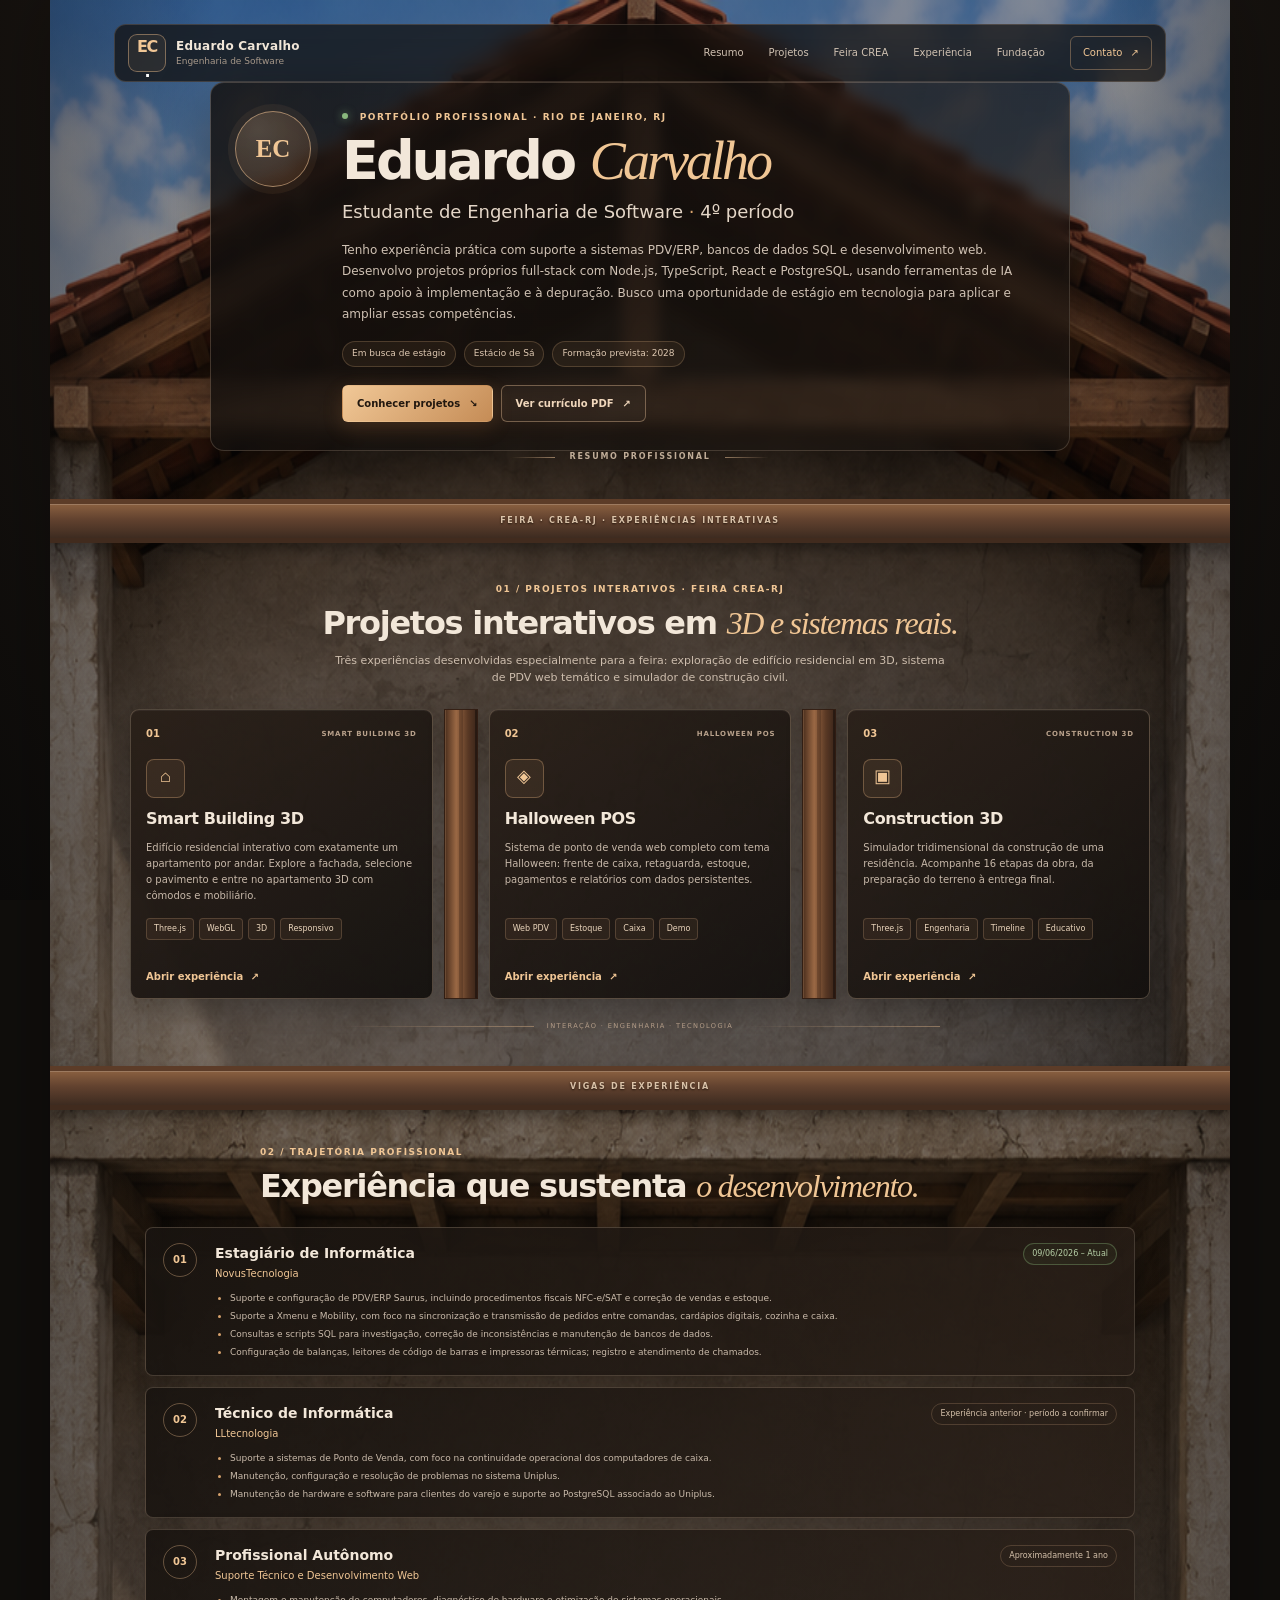
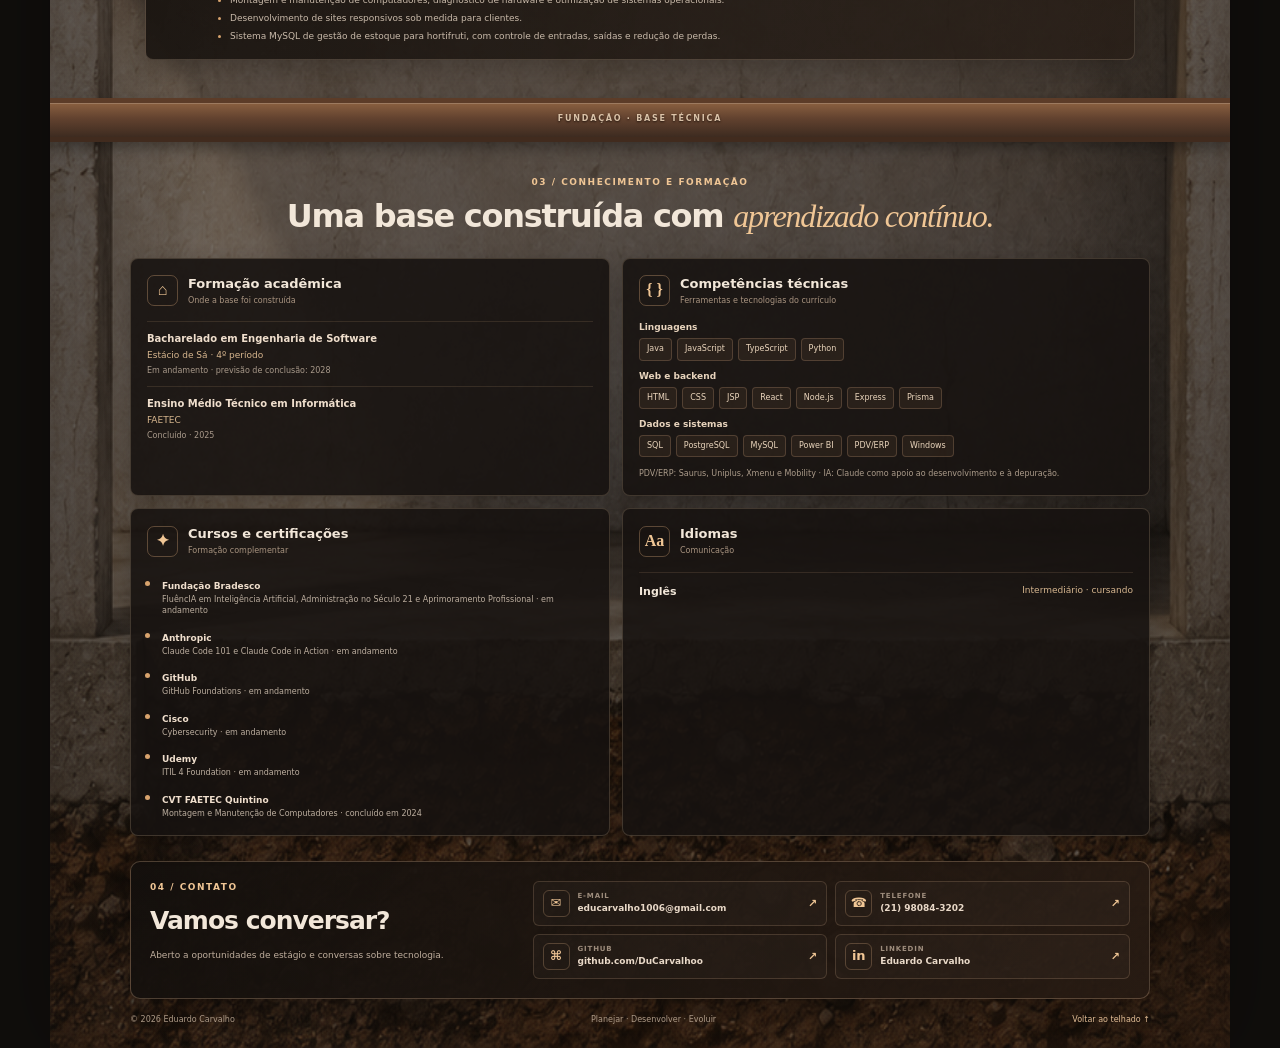
<file: index.html>
<!doctype html>
<html lang="pt-BR">
<head>
  <meta charset="utf-8">
  <meta name="viewport" content="width=device-width, initial-scale=1">
  <meta name="theme-color" content="#17120f">
  <meta name="description" content="Portfólio de Eduardo Carvalho, estudante de Engenharia de Software com experiência em suporte a sistemas PDV/ERP, bancos de dados e desenvolvimento web.">
  <title>Eduardo Carvalho | Engenharia de Software</title>
  <link rel="preload" as="image" href="assets/estrutura-casa.png">
  <link rel="stylesheet" href="styles.css">
  <script src="script.js" defer></script>
</head>
<body>
  <main class="house-site">
    <div class="scene-shade" aria-hidden="true"></div>

    <section class="roof-room" id="resumo" aria-labelledby="hero-title">
      <header class="site-header">
        <a class="brand" href="#resumo" aria-label="Eduardo Carvalho, início">
          <span class="brand-mark">EC<span>.</span></span>
          <span class="brand-name"><strong>Eduardo Carvalho</strong><small>Engenharia de Software</small></span>
        </a>
        <button class="menu-toggle" type="button" aria-label="Abrir menu" aria-expanded="false" aria-controls="site-nav">
          <span></span><span></span><span></span>
        </button>
        <nav class="site-nav" id="site-nav" aria-label="Navegação principal">
          <a href="#resumo">Resumo</a>
          <a href="#feira">Projetos</a>
          <a href="#feira">Feira CREA</a>
          <a href="#experiencia">Experiência</a>
          <a href="#fundacao">Fundação</a>
          <a class="nav-contact" href="#contato">Contato <span aria-hidden="true">↗</span></a>
        </nav>
      </header>

      <div class="hero-content reveal">
        <div class="hero-avatar" aria-hidden="true">EC</div>
        <div class="hero-text">
          <p class="eyebrow"><span class="status-dot"></span> PORTFÓLIO PROFISSIONAL · RIO DE JANEIRO, RJ</p>
          <h1 id="hero-title">Eduardo <em>Carvalho</em></h1>
          <h2>Estudante de Engenharia de Software <span>·</span> 4º período</h2>
          <p class="professional-summary">Tenho experiência prática com suporte a sistemas PDV/ERP, bancos de dados SQL e desenvolvimento web. Desenvolvo projetos próprios full-stack com Node.js, TypeScript, React e PostgreSQL, usando ferramentas de IA como apoio à implementação e à depuração. Busco uma oportunidade de estágio em tecnologia para aplicar e ampliar essas competências.</p>
          <div class="hero-tags">
            <span>Em busca de estágio</span>
            <span>Estácio de Sá</span>
            <span>Formação prevista: 2028</span>
          </div>
          <div class="hero-actions">
            <a class="button button-primary" href="#feira">Conhecer projetos <span aria-hidden="true">↘</span></a>
            <a class="button button-outline" href="assets/curriculo-eduardo.pdf" target="_blank" rel="noopener">Ver currículo PDF <span aria-hidden="true">↗</span></a>
          </div>
        </div>
      </div>
      <div class="roof-caption"><span class="caption-rule"></span> RESUMO PROFISSIONAL <span class="caption-rule"></span></div>
    </section>

    <div class="floor-beam" aria-hidden="true"><span>FEIRA · CREA-RJ · EXPERIÊNCIAS INTERATIVAS</span></div>

    <section class="projects-room feira-room" id="feira" aria-labelledby="feira-title">
      <div class="section-heading reveal">
        <p class="eyebrow">01 / PROJETOS INTERATIVOS · FEIRA CREA-RJ</p>
        <h2 id="feira-title">Projetos interativos em <em>3D e sistemas reais.</em></h2>
        <p class="section-intro">Três experiências desenvolvidas especialmente para a feira: exploração de edifício residencial em 3D, sistema de PDV web temático e simulador de construção civil.</p>
      </div>

      <div class="project-structure feira-structure">
        <a class="project-card reveal feira-card card-link" href="projetos/smart-building-3d/" aria-label="Abrir Smart Building 3D">
          <div class="project-meta"><span class="project-number">01</span><span class="project-kind">SMART BUILDING 3D</span></div>
          <div class="project-icon" aria-hidden="true">⌂</div>
          <h3>Smart Building 3D</h3>
          <p>Edifício residencial interativo com exatamente um apartamento por andar. Explore a fachada, selecione o pavimento e entre no apartamento 3D com cômodos e mobiliário.</p>
          <div class="tag-row"><span>Three.js</span><span>WebGL</span><span>3D</span><span>Responsivo</span></div>
          <span class="details-link">Abrir experiência <span aria-hidden="true">↗</span></span>
        </a>

        <div class="structural-pillar" aria-hidden="true"><i></i></div>

        <a class="project-card reveal feira-card card-link" href="projetos/halloween-pos/" aria-label="Abrir Halloween POS">
          <div class="project-meta"><span class="project-number">02</span><span class="project-kind">HALLOWEEN POS</span></div>
          <div class="project-icon" aria-hidden="true">◈</div>
          <h3>Halloween POS</h3>
          <p>Sistema de ponto de venda web completo com tema Halloween: frente de caixa, retaguarda, estoque, pagamentos e relatórios com dados persistentes.</p>
          <div class="tag-row"><span>Web PDV</span><span>Estoque</span><span>Caixa</span><span>Demo</span></div>
          <span class="details-link">Abrir experiência <span aria-hidden="true">↗</span></span>
        </a>

        <div class="structural-pillar" aria-hidden="true"><i></i></div>

        <a class="project-card reveal feira-card card-link" href="projetos/construction-3d/" aria-label="Abrir Construction 3D">
          <div class="project-meta"><span class="project-number">03</span><span class="project-kind">CONSTRUCTION 3D</span></div>
          <div class="project-icon" aria-hidden="true">▣</div>
          <h3>Construction 3D</h3>
          <p>Simulador tridimensional da construção de uma residência. Acompanhe 16 etapas da obra, da preparação do terreno à entrega final.</p>
          <div class="tag-row"><span>Three.js</span><span>Engenharia</span><span>Timeline</span><span>Educativo</span></div>
          <span class="details-link">Abrir experiência <span aria-hidden="true">↗</span></span>
        </a>
      </div>
      <div class="project-foundation-line"><span></span><small>INTERAÇÃO · ENGENHARIA · TECNOLOGIA</small><span></span></div>
    </section>

    <div class="floor-beam experience-beam" aria-hidden="true"><span>VIGAS DE EXPERIÊNCIA</span></div>

    <section class="experience-room" id="experiencia" aria-labelledby="experience-title">
      <div class="section-heading section-heading-left reveal">
        <p class="eyebrow">02 / TRAJETÓRIA PROFISSIONAL</p>
        <h2 id="experience-title">Experiência que sustenta <em>o desenvolvimento.</em></h2>
      </div>

      <div class="experience-list">
        <article class="experience-card reveal">
          <div class="experience-marker">01</div>
          <div class="experience-main">
            <div class="experience-title-row"><div><h3>Estagiário de Informática</h3><p class="company">NovusTecnologia</p></div><span class="period current">09/06/2026 – Atual</span></div>
            <ul>
              <li>Suporte e configuração de PDV/ERP Saurus, incluindo procedimentos fiscais NFC-e/SAT e correção de vendas e estoque.</li>
              <li>Suporte a Xmenu e Mobility, com foco na sincronização e transmissão de pedidos entre comandas, cardápios digitais, cozinha e caixa.</li>
              <li>Consultas e scripts SQL para investigação, correção de inconsistências e manutenção de bancos de dados.</li>
              <li>Configuração de balanças, leitores de código de barras e impressoras térmicas; registro e atendimento de chamados.</li>
            </ul>
          </div>
        </article>

        <article class="experience-card reveal">
          <div class="experience-marker">02</div>
          <div class="experience-main">
            <div class="experience-title-row"><div><h3>Técnico de Informática</h3><p class="company">LLtecnologia</p></div><span class="period">Experiência anterior · período a confirmar</span></div>
            <ul>
              <li>Suporte a sistemas de Ponto de Venda, com foco na continuidade operacional dos computadores de caixa.</li>
              <li>Manutenção, configuração e resolução de problemas no sistema Uniplus.</li>
              <li>Manutenção de hardware e software para clientes do varejo e suporte ao PostgreSQL associado ao Uniplus.</li>
            </ul>
          </div>
        </article>

        <article class="experience-card reveal">
          <div class="experience-marker">03</div>
          <div class="experience-main">
            <div class="experience-title-row"><div><h3>Profissional Autônomo</h3><p class="company">Suporte Técnico e Desenvolvimento Web</p></div><span class="period">Aproximadamente 1 ano</span></div>
            <ul>
              <li>Montagem e manutenção de computadores, diagnóstico de hardware e otimização de sistemas operacionais.</li>
              <li>Desenvolvimento de sites responsivos sob medida para clientes.</li>
              <li>Sistema MySQL de gestão de estoque para hortifruti, com controle de entradas, saídas e redução de perdas.</li>
            </ul>
          </div>
        </article>
      </div>
    </section>

    <div class="floor-beam foundation-beam" aria-hidden="true"><span>FUNDAÇÃO · BASE TÉCNICA</span></div>

    <section class="foundation-room" id="fundacao" aria-labelledby="foundation-title">
      <div class="section-heading reveal">
        <p class="eyebrow">03 / CONHECIMENTO E FORMAÇÃO</p>
        <h2 id="foundation-title">Uma base construída com <em>aprendizado contínuo.</em></h2>
      </div>

      <div class="foundation-grid">
        <article class="foundation-card reveal">
          <div class="foundation-card-heading"><span class="foundation-symbol">⌂</span><div><h3>Formação acadêmica</h3><p>Onde a base foi construída</p></div></div>
          <div class="education-item"><strong>Bacharelado em Engenharia de Software</strong><span>Estácio de Sá · 4º período</span><small>Em andamento · previsão de conclusão: 2028</small></div>
          <div class="education-item"><strong>Ensino Médio Técnico em Informática</strong><span>FAETEC</span><small>Concluído · 2025</small></div>
        </article>

        <article class="foundation-card reveal">
          <div class="foundation-card-heading"><span class="foundation-symbol">{ }</span><div><h3>Competências técnicas</h3><p>Ferramentas e tecnologias do currículo</p></div></div>
          <div class="skill-group"><strong>Linguagens</strong><div class="tag-row"><span>Java</span><span>JavaScript</span><span>TypeScript</span><span>Python</span></div></div>
          <div class="skill-group"><strong>Web e backend</strong><div class="tag-row"><span>HTML</span><span>CSS</span><span>JSP</span><span>React</span><span>Node.js</span><span>Express</span><span>Prisma</span></div></div>
          <div class="skill-group"><strong>Dados e sistemas</strong><div class="tag-row"><span>SQL</span><span>PostgreSQL</span><span>MySQL</span><span>Power BI</span><span>PDV/ERP</span><span>Windows</span></div></div>
          <p class="systems-note">PDV/ERP: Saurus, Uniplus, Xmenu e Mobility · IA: Claude como apoio ao desenvolvimento e à depuração.</p>
        </article>

        <article class="foundation-card courses-card reveal">
          <div class="foundation-card-heading"><span class="foundation-symbol">✦</span><div><h3>Cursos e certificações</h3><p>Formação complementar</p></div></div>
          <ul class="course-list">
            <li><strong>Fundação Bradesco</strong><span>FluêncIA em Inteligência Artificial, Administração no Século 21 e Aprimoramento Profissional · em andamento</span></li>
            <li><strong>Anthropic</strong><span>Claude Code 101 e Claude Code in Action · em andamento</span></li>
            <li><strong>GitHub</strong><span>GitHub Foundations · em andamento</span></li>
            <li><strong>Cisco</strong><span>Cybersecurity · em andamento</span></li>
            <li><strong>Udemy</strong><span>ITIL 4 Foundation · em andamento</span></li>
            <li><strong>CVT FAETEC Quintino</strong><span>Montagem e Manutenção de Computadores · concluído em 2024</span></li>
          </ul>
        </article>

        <article class="foundation-card language-card reveal">
          <div class="foundation-card-heading"><span class="foundation-symbol">Aa</span><div><h3>Idiomas</h3><p>Comunicação</p></div></div>
          <div class="language-level"><strong>Inglês</strong><span>Intermediário · cursando</span></div>
        </article>
      </div>

      <div class="contact-foundation" id="contato">
        <div class="contact-heading"><p class="eyebrow">04 / CONTATO</p><h2>Vamos conversar?</h2><p>Aberto a oportunidades de estágio e conversas sobre tecnologia.</p></div>
        <div class="contact-links">
          <a href="mailto:educarvalho1006@gmail.com"><span class="contact-icon">✉</span><span><small>E-MAIL</small><strong>educarvalho1006@gmail.com</strong></span><b>↗</b></a>
          <a href="tel:+5521980843202"><span class="contact-icon">☎</span><span><small>TELEFONE</small><strong>(21) 98084-3202</strong></span><b>↗</b></a>
          <a href="https://github.com/DuCarvalhoo" target="_blank" rel="noopener"><span class="contact-icon">⌘</span><span><small>GITHUB</small><strong>github.com/DuCarvalhoo</strong></span><b>↗</b></a>
          <a href="https://www.linkedin.com/in/eduardo-carvalho-6b63ab324/" target="_blank" rel="noopener"><span class="contact-icon">in</span><span><small>LINKEDIN</small><strong>Eduardo Carvalho</strong></span><b>↗</b></a>
        </div>
      </div>

      <footer class="site-footer"><span>© <span id="current-year"></span> Eduardo Carvalho</span><span>Planejar · Desenvolver · Evoluir</span><a href="#resumo">Voltar ao telhado ↑</a></footer>
    </section>
  </main>

  <dialog class="project-dialog" id="project-dialog" aria-labelledby="dialog-title">
    <button class="dialog-close" type="button" aria-label="Fechar detalhes">×</button>
    <p class="eyebrow" id="dialog-origin">DETALHES DO PROJETO</p>
    <h2 id="dialog-title"></h2>
    <p id="dialog-description"></p>
    <div class="dialog-stack" id="dialog-stack"></div>
  </dialog>
</body>
</html>
</file>
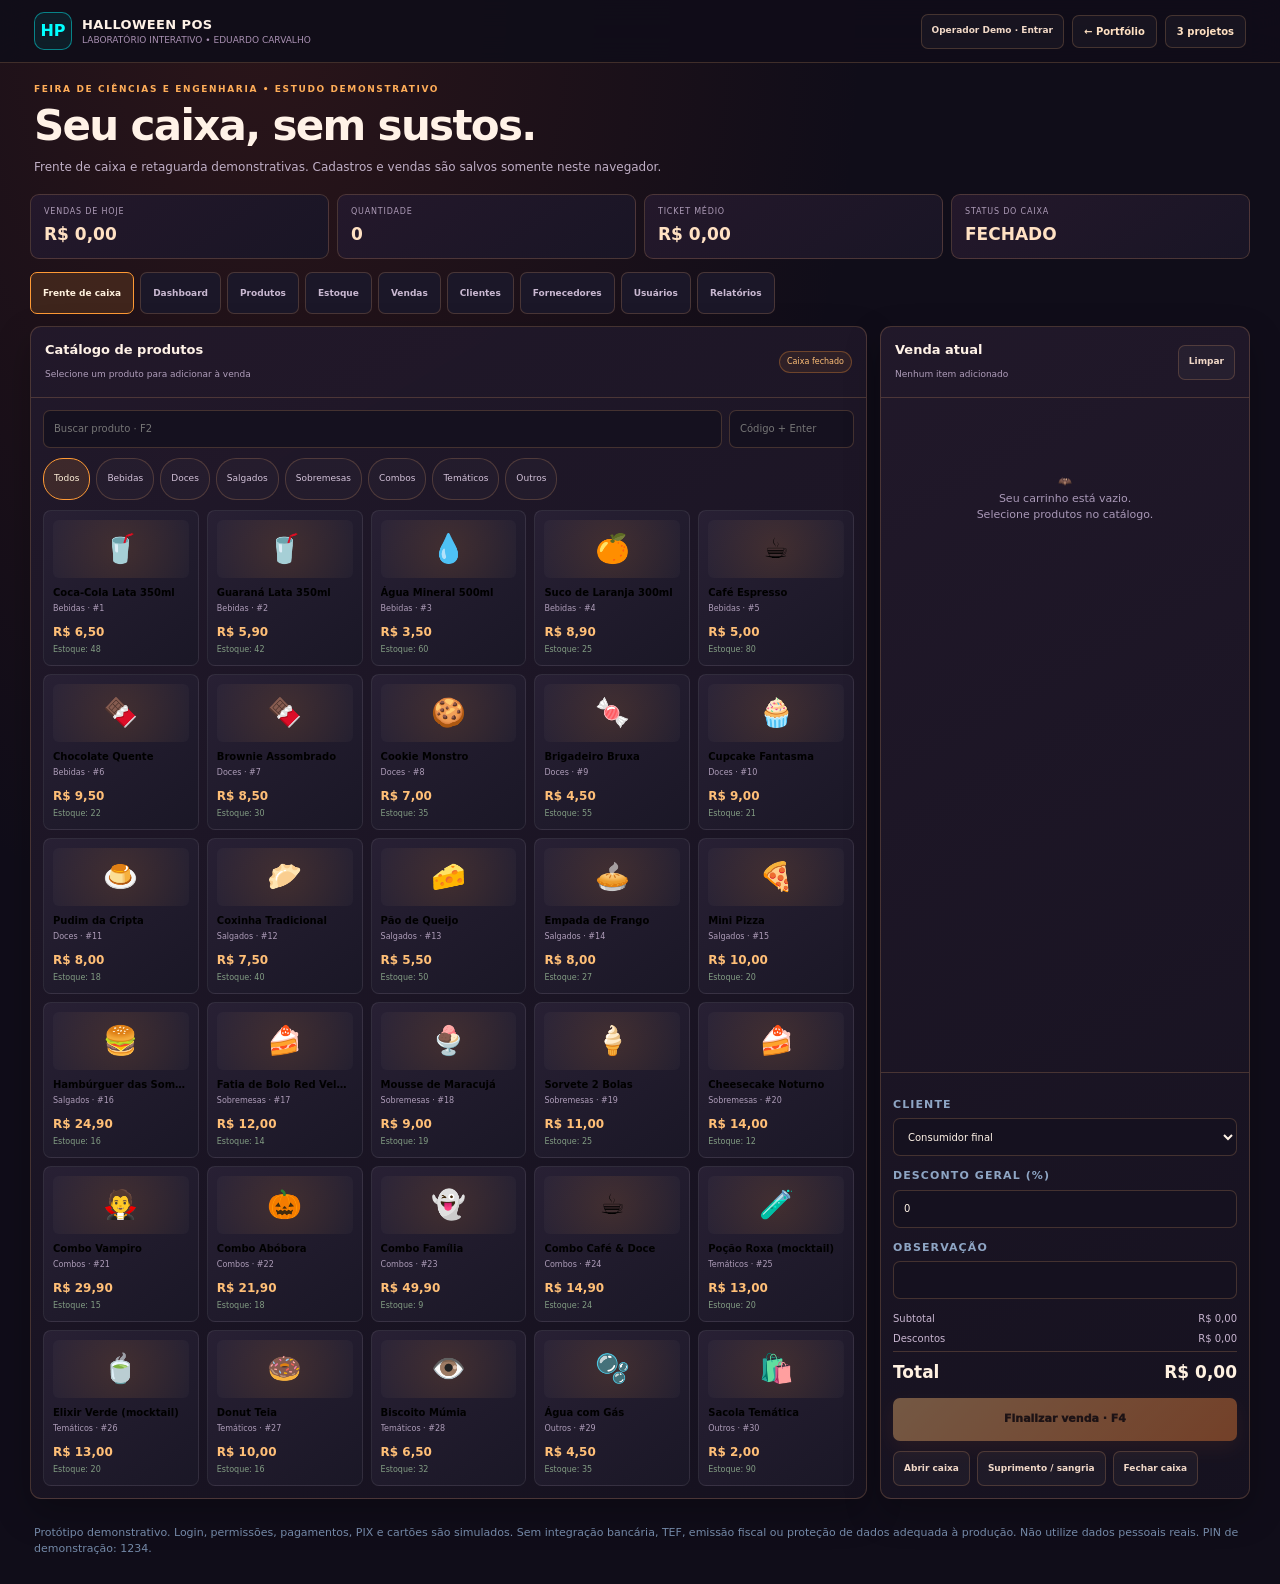
<file: projetos/halloween-pos/index.html>
<!doctype html><html lang="pt-BR"><head><meta charset="utf-8"><meta name="viewport" content="width=device-width,initial-scale=1"><title>HALLOWEEN POS — Eduardo Carvalho</title><link rel="stylesheet" href="../_shared/projects.css"><link rel="stylesheet" href="../_shared/integration.css"></head><body class="pos-app"><header class="app-header"><div class="app-brand"><span class="brand-symbol">HP</span><div class="brand-title"><strong>HALLOWEEN POS</strong><small>LABORATÓRIO INTERATIVO • EDUARDO CARVALHO</small></div></div><div class="header-actions"><button id="login-button" class="pos-secondary" >Operador Demo · Entrar</button><a class="back-link" href="../../#feira">← Portfólio</a><a class="back-link" href="../../laboratorio.html">3 projetos</a></div></header><section class="page-intro"><p class="eyebrow">FEIRA DE CIÊNCIAS E ENGENHARIA • ESTUDO DEMONSTRATIVO</p><h1>Seu caixa, sem sustos.</h1><p>Frente de caixa e retaguarda demonstrativas. Cadastros e vendas são salvos somente neste navegador.</p></section><section class="pos-top-stats"><div class="pos-stat"><small>Vendas de hoje</small><strong id="stat-sales">R$ 0,00</strong></div><div class="pos-stat"><small>Quantidade</small><strong id="stat-count">0</strong></div><div class="pos-stat"><small>Ticket médio</small><strong id="stat-ticket">R$ 0,00</strong></div><div class="pos-stat"><small>Status do caixa</small><strong id="stat-cash">FECHADO</strong></div></section><nav class="pos-nav" aria-label="Módulos"><button data-view="pdv" class="active">Frente de caixa</button><button data-view="dashboard" class="">Dashboard</button><button data-view="products" class="">Produtos</button><button data-view="stock" class="">Estoque</button><button data-view="sales" class="">Vendas</button><button data-view="customers" class="">Clientes</button><button data-view="suppliers" class="">Fornecedores</button><button data-view="users" class="">Usuários</button><button data-view="reports" class="">Relatórios</button></nav><main><section id="view-pdv" class="pos-shell"><section class="pos-panel"><div class="pos-panel-head"><div><h2>Catálogo de produtos</h2><small>Selecione um produto para adicionar à venda</small></div><span id="cash-status-pill" class="status-pill warn">Caixa fechado</span></div><div class="pos-catalog"><div class="pos-search-row"><input id="product-search" class="pos-input" placeholder="Buscar produto · F2" aria-label="Buscar produto"><input id="barcode-input" class="pos-input" placeholder="Código + Enter" aria-label="Código de barras"></div><div id="pos-categories" class="pos-categories"></div><div id="product-grid" class="product-grid"></div></div></section><aside class="pos-panel pos-cart"><div class="pos-panel-head"><div><h2>Venda atual</h2><small id="cart-count">Nenhum item adicionado</small></div><button id="clear-cart" class="pos-secondary" >Limpar</button></div><div id="cart-lines" class="cart-lines"></div><div class="cart-bottom"><label class="field-label" for="sale-customer">Cliente</label><select id="sale-customer" class="pos-select"></select><label class="field-label" for="sale-discount">Desconto geral (%)</label><input id="sale-discount" class="pos-input" type="number" min="0" max="100" value="0"><label class="field-label" for="sale-note">Observação</label><input id="sale-note" class="pos-input"><div class="cart-totals"><div class="total-line "><span>Subtotal</span><span id="cart-subtotal">R$ 0,00</span></div><div class="total-line "><span>Descontos</span><span id="cart-discount">R$ 0,00</span></div><div class="total-line grand"><span>Total</span><span id="cart-total">R$ 0,00</span></div></div><button id="pay-button" class="pos-primary" >Finalizar venda · F4</button><div class="sim-controls"><button id="cash-open" class="pos-secondary" >Abrir caixa</button><button id="cash-actions" class="pos-secondary" >Suprimento / sangria</button><button id="cash-close" class="pos-secondary" >Fechar caixa</button></div></div></aside></section><section id="view-admin" class="admin-wrap hidden"><div class="pos-panel"><div class="pos-panel-head"><div><h2 id="admin-title">Visão geral</h2><small id="admin-subtitle">Retaguarda administrativa</small></div><div class="admin-actions"><button id="admin-new" class="pos-secondary" >Novo cadastro</button><button id="export-csv" class="pos-secondary" >Exportar CSV</button></div></div><div id="admin-content" style="padding:14px"></div></div></section></main><div id="modal" class="modal-backdrop"><section class="modal-box" role="dialog" aria-modal="true" aria-labelledby="modal-title"><div class="modal-head"><h2 id="modal-title"></h2><button id="modal-close" class="modal-close" aria-label="Fechar">×</button></div><div id="modal-content"></div></section></div><footer class="app-footer">Protótipo demonstrativo. Login, permissões, pagamentos, PIX e cartões são simulados. Sem integração bancária, TEF, emissão fiscal ou proteção de dados adequada à produção. Não utilize dados pessoais reais. PIN de demonstração: 1234.</footer><script type="module" src="./halloween-pos.js"></script></body></html>
</file>
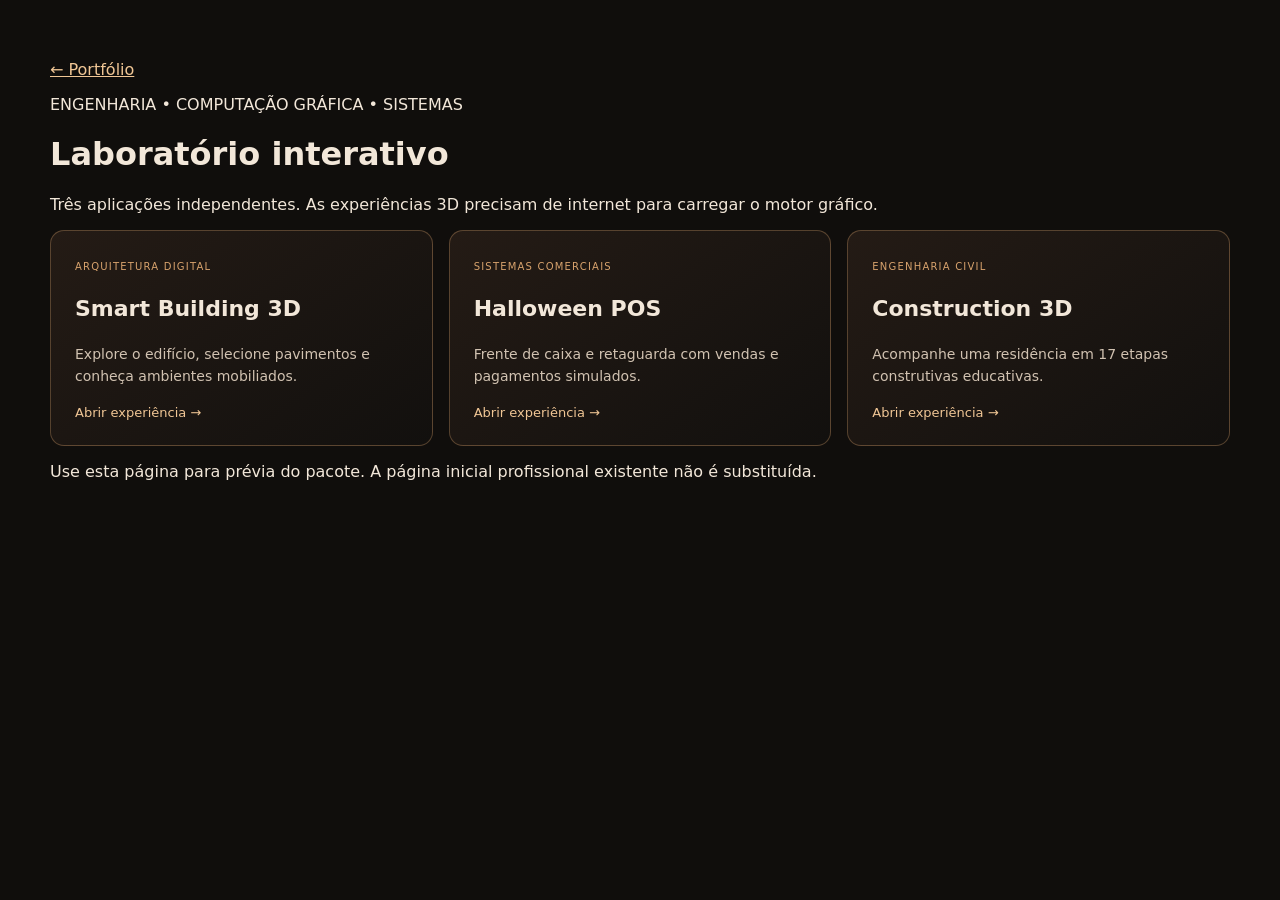
<file: laboratorio.html>
<!doctype html><html lang="pt-BR"><head><meta charset="utf-8"><meta name="viewport" content="width=device-width,initial-scale=1"><title>Laboratório — três projetos</title><link rel="stylesheet" href="./projetos/_shared/cards.css"><style>body{margin:0;background:#100e0c}a{color:#f0c695}</style></head><body><main class="lab-integration"><a href="./">← Portfólio</a><p>ENGENHARIA • COMPUTAÇÃO GRÁFICA • SISTEMAS</p><h1>Laboratório interativo</h1><p>Três aplicações independentes. As experiências 3D precisam de internet para carregar o motor gráfico.</p><div class="lab-grid"><a class="lab-card" href="./projetos/smart-building-3d/"><small>Arquitetura digital</small><h3>Smart Building 3D</h3><p>Explore o edifício, selecione pavimentos e conheça ambientes mobiliados.</p><span>Abrir experiência →</span></a><a class="lab-card" href="./projetos/halloween-pos/"><small>Sistemas comerciais</small><h3>Halloween POS</h3><p>Frente de caixa e retaguarda com vendas e pagamentos simulados.</p><span>Abrir experiência →</span></a><a class="lab-card" href="./projetos/construction-3d/"><small>Engenharia civil</small><h3>Construction 3D</h3><p>Acompanhe uma residência em 17 etapas construtivas educativas.</p><span>Abrir experiência →</span></a></div><p>Use esta página para prévia do pacote. A página inicial profissional existente não é substituída.</p></main></body></html>
</file>
<file: styles.css>
:root {
  color-scheme: dark;
  --paper: #f2e7d9;
  --muted: #d1c2b1;
  --muted-2: #aa9b8c;
  --gold: #d8a36d;
  --gold-light: #f0c695;
  --wood: #70452b;
  --ink: #1a1511;
  --panel: rgba(22, 18, 15, .84);
  --panel-soft: rgba(32, 25, 20, .78);
  --line: rgba(223, 180, 137, .26);
  --shadow: 0 18px 55px rgba(0, 0, 0, .38);
}
* { box-sizing: border-box; }
html { scroll-behavior: smooth; scroll-padding-top: 20px; }
body { margin: 0; min-width: 320px; background: #100e0c; color: var(--paper); font-family: Inter, ui-sans-serif, system-ui, -apple-system, BlinkMacSystemFont, "Segoe UI", sans-serif; line-height: 1.55; }
body::before { content: ""; position: fixed; inset: 0; z-index: -2; background: radial-gradient(ellipse at 50% 0, #493321 0, #191410 55%, #0c0b0a 100%); }
a { color: inherit; text-decoration: none; }
button { font: inherit; }
.house-site { position: relative; isolation: isolate; width: min(100%, 1180px); margin: 0 auto; overflow: hidden; background-image: linear-gradient(180deg, rgba(12, 10, 9, .42), rgba(13, 11, 9, .58)), url("assets/estrutura-casa.png"); background-size: 100% 100%; background-repeat: no-repeat; box-shadow: 0 0 80px rgba(0,0,0,.3); }
.scene-shade { position: absolute; inset: 0; z-index: -1; pointer-events: none; background: linear-gradient(90deg, rgba(10,8,7,.25), transparent 14%, transparent 86%, rgba(10,8,7,.25)); }
.roof-room { min-height: 490px; padding: 24px clamp(22px, 5vw, 64px) 36px; position: relative; display: flex; flex-direction: column; }
.site-header { width: 100%; display: flex; justify-content: space-between; align-items: center; gap: 20px; padding: 9px 13px; border: 1px solid rgba(235, 204, 172, .18); border-radius: 12px; background: rgba(17, 14, 12, .72); backdrop-filter: blur(12px); }
.brand { display: flex; gap: 10px; align-items: center; min-width: max-content; }
.brand-mark { display: grid; place-items: center; width: 38px; height: 38px; border: 1px solid rgba(233, 187, 139, .45); border-radius: 9px; color: var(--gold-light); font-weight: 800; letter-spacing: -.08em; background: rgba(210, 153, 98, .09); }
.brand-mark span { color: #fff; }
.brand-name strong, .brand-name small { display: block; }
.brand-name strong { font-size: 12px; letter-spacing: .02em; }
.brand-name small { color: var(--muted-2); font-size: 9px; }
.site-nav { display: flex; align-items: center; gap: clamp(10px, 2vw, 25px); }
.site-nav a { color: #d3c4b4; font-size: 10px; transition: color .2s ease; }
.site-nav a:hover, .site-nav a.active { color: var(--gold-light); }
.site-nav .nav-contact { padding: 8px 12px; border: 1px solid rgba(222, 174, 126, .38); border-radius: 6px; color: var(--gold-light); }
.nav-contact span { margin-left: 5px; }
.menu-toggle { display: none; }
.hero-content { display: grid; grid-template-columns: 84px minmax(0, 720px); align-items: start; gap: 23px; width: min(100%, 860px); margin: auto; padding: 28px 24px; border: 1px solid rgba(232, 205, 176, .2); border-radius: 14px; background: linear-gradient(105deg, rgba(18, 15, 13, .84), rgba(25, 20, 16, .66)); box-shadow: var(--shadow); backdrop-filter: blur(7px); }
.hero-avatar { display: grid; place-items: center; width: 76px; height: 76px; border: 1px solid rgba(232, 188, 144, .6); border-radius: 50%; color: var(--gold-light); background: radial-gradient(circle at 30% 25%, rgba(237, 195, 149, .24), rgba(93, 59, 37, .42)); font-family: Georgia, serif; font-size: 25px; font-weight: 700; box-shadow: 0 0 0 7px rgba(216, 163, 109, .07); }
.eyebrow { margin: 0 0 8px; color: var(--gold-light); font-size: 9px; font-weight: 800; letter-spacing: .17em; }
.status-dot { display: inline-block; width: 6px; height: 6px; margin: 0 7px 1px 0; border-radius: 50%; background: #89b77d; box-shadow: 0 0 9px rgba(137,183,125,.65); }
.hero-text h1 { margin: 0; font-size: clamp(35px, 5vw, 54px); letter-spacing: -.055em; line-height: 1.05; }
h1 em, h2 em { color: var(--gold-light); font-family: Georgia, "Times New Roman", serif; font-weight: 500; }
.hero-text h2 { margin: 8px 0 14px; color: #e4d6c7; font-size: clamp(14px, 1.7vw, 18px); font-weight: 500; }
.hero-text h2 span { color: var(--gold); }
.professional-summary { max-width: 750px; margin: 0; color: #d0c2b4; font-size: 12px; line-height: 1.8; }
.hero-tags, .hero-actions { display: flex; flex-wrap: wrap; gap: 8px; }
.hero-tags { margin-top: 15px; }
.hero-tags span { padding: 5px 9px; border: 1px solid rgba(226, 180, 135, .22); border-radius: 30px; color: #dfc9b2; background: rgba(216, 163, 109, .08); font-size: 9px; }
.hero-actions { margin-top: 18px; }
.button { display: inline-flex; align-items: center; justify-content: center; gap: 9px; min-height: 37px; padding: 0 14px; border: 1px solid transparent; border-radius: 6px; font-size: 10px; font-weight: 800; transition: transform .2s, background .2s, border-color .2s; }
.button:hover { transform: translateY(-2px); }
.button-primary { color: #21170f; background: linear-gradient(135deg, #f1c897, #c58c56); box-shadow: 0 7px 20px rgba(181, 118, 65, .19); }
.button-outline { border-color: rgba(230, 190, 150, .4); color: #f0d7bc; background: rgba(255,255,255,.025); }
.roof-caption { display: flex; align-items: center; justify-content: center; gap: 14px; color: #e3cdb5; font-size: 8px; font-weight: 800; letter-spacing: .22em; opacity: .82; }
.caption-rule { width: 44px; height: 1px; background: linear-gradient(90deg, transparent, rgba(230,190,150,.7)); }
.caption-rule:last-child { transform: rotate(180deg); }
.floor-beam { position: relative; z-index: 1; display: flex; align-items: center; justify-content: center; min-height: 44px; border-top: 5px solid rgba(95, 62, 42, .92); border-bottom: 5px solid rgba(62, 41, 29, .95); background: linear-gradient(180deg, #8a6040 0%, #62422f 45%, #3d2b20 100%); box-shadow: 0 7px 13px rgba(0,0,0,.32), inset 0 1px rgba(255,255,255,.17); }
.floor-beam span { color: rgba(255, 231, 203, .8); font-size: 8px; font-weight: 900; letter-spacing: .22em; text-shadow: 0 1px 2px #26180f; }
.projects-room { padding: 40px clamp(20px, 4.5vw, 54px) 34px; }
.section-heading { max-width: 760px; margin: 0 auto 23px; text-align: center; }
.section-heading h2 { margin: 0; font-size: clamp(23px, 3vw, 32px); letter-spacing: -.04em; line-height: 1.16; }
.section-intro { max-width: 620px; margin: 10px auto 0; color: #cdbdad; font-size: 11px; }
.project-structure { display: grid; grid-template-columns: minmax(0,1fr) 34px minmax(0,1fr) 34px minmax(0,1fr); align-items: stretch; gap: 11px; max-width: 1020px; margin: 0 auto; }
.project-card { position: relative; display: flex; flex-direction: column; min-width: 0; min-height: 290px; padding: 16px 15px 14px; border: 1px solid rgba(232, 204, 174, .26); border-radius: 9px; background: linear-gradient(145deg, rgba(42, 32, 25, .94), rgba(19, 16, 14, .94)); box-shadow: 0 12px 30px rgba(0,0,0,.27), inset 0 1px rgba(255,255,255,.05); transition: transform .24s ease, border-color .24s ease; }
.project-card:hover { transform: translateY(-4px); border-color: rgba(239, 194, 147, .65); }
.project-meta { display: flex; align-items: center; justify-content: space-between; gap: 8px; }
.project-number { color: var(--gold-light); font-size: 10px; font-weight: 900; }
.project-kind { color: #b8a18b; font-size: 7px; font-weight: 800; letter-spacing: .12em; text-align: right; }
.project-icon { display: grid; place-items: center; width: 39px; height: 39px; margin: 17px 0 9px; border: 1px solid rgba(220, 171, 124, .35); border-radius: 8px; color: var(--gold-light); background: rgba(221, 168, 118, .09); font-family: ui-monospace, monospace; font-size: 18px; }
.project-card h3 { margin: 0 0 8px; font-size: 16px; letter-spacing: -.025em; }
.project-card > p { min-height: 66px; margin: 0; color: #c7b8a9; font-size: 10px; line-height: 1.62; }
.tag-row { display: flex; flex-wrap: wrap; gap: 5px; margin-top: 12px; }
.tag-row span { padding: 4px 7px; border: 1px solid rgba(223, 178, 135, .22); border-radius: 4px; color: #ead5bc; background: rgba(210, 153, 98, .08); font-size: 8px; }
.details-link { align-self: flex-start; margin-top: auto; padding: 15px 0 0; border: 0; color: var(--gold-light); background: none; cursor: pointer; font-size: 10px; font-weight: 800; }
.details-link:hover { color: white; }
.details-link span { padding-left: 4px; }
.structural-pillar { position: relative; display: flex; justify-content: center; align-items: center; min-height: 100%; border: 1px solid rgba(50, 30, 19, .95); background: linear-gradient(90deg, #4a2e1d, #9a6844 35%, #5a3925 72%, #3d271b); box-shadow: inset 1px 0 rgba(242, 196, 145, .18), inset -2px 0 rgba(0,0,0,.35), 0 8px 16px rgba(0,0,0,.22); }
.structural-pillar span { color: rgba(255, 226, 196, .8); font-size: 10px; font-weight: 900; letter-spacing: .28em; writing-mode: vertical-rl; text-orientation: upright; }
.structural-pillar i { position: absolute; top: 0; left: 50%; width: 4px; height: 100%; transform: translateX(-50%); background: rgba(35, 20, 12, .24); }
.project-foundation-line { display: flex; align-items: center; justify-content: center; gap: 13px; max-width: 600px; margin: 22px auto 0; color: #bca48e; font-size: 8px; letter-spacing: .17em; }
.project-foundation-line span { height: 1px; flex: 1; background: linear-gradient(90deg, transparent, rgba(223, 180, 137, .48)); }
.experience-room { padding: 36px clamp(20px, 4.5vw, 54px) 38px; }
.section-heading-left { text-align: left; margin: 0 auto 22px; }
.experience-list { display: grid; gap: 11px; max-width: 990px; margin: auto; }
.experience-card { display: grid; grid-template-columns: 38px 1fr; gap: 14px; padding: 15px 17px; border: 1px solid rgba(232, 204, 174, .21); border-radius: 8px; background: linear-gradient(100deg, rgba(25, 20, 16, .91), rgba(40, 30, 23, .82)); box-shadow: 0 8px 24px rgba(0,0,0,.19); }
.experience-marker { display: grid; place-items: center; width: 34px; height: 34px; border: 1px solid rgba(223, 178, 135, .38); border-radius: 50%; color: var(--gold-light); font-size: 10px; font-weight: 900; }
.experience-title-row { display: flex; justify-content: space-between; align-items: flex-start; gap: 15px; }
.experience-title-row h3 { margin: 0; font-size: 14px; }
.company { margin: 2px 0 0; color: var(--gold-light); font-size: 10px; }
.period { padding: 4px 8px; border: 1px solid rgba(224, 179, 135, .21); border-radius: 20px; color: #d4c0aa; font-size: 8px; white-space: nowrap; }
.period.current { border-color: rgba(137,183,125,.35); color: #b7d0a7; background: rgba(91,140,81,.08); }
.experience-card ul { display: grid; gap: 4px; margin: 10px 0 0; padding-left: 15px; color: #c9baaa; font-size: 9px; line-height: 1.55; }
.experience-card li::marker { color: var(--gold); }
.foundation-room { padding: 34px clamp(20px, 4.5vw, 54px) 22px; }
.foundation-grid { display: grid; grid-template-columns: 1fr 1.1fr; gap: 12px; max-width: 1020px; margin: 0 auto 25px; }
.foundation-card { min-width: 0; padding: 15px 16px; border: 1px solid rgba(225, 192, 159, .2); border-radius: 8px; background: rgba(23, 19, 16, .89); box-shadow: 0 8px 22px rgba(0,0,0,.24); }
.foundation-card-heading { display: flex; align-items: center; gap: 10px; margin-bottom: 14px; }
.foundation-symbol { display: grid; place-items: center; width: 31px; height: 31px; flex: 0 0 auto; border: 1px solid rgba(221, 171, 125, .34); border-radius: 7px; color: var(--gold-light); font-family: Georgia, serif; font-weight: 700; }
.foundation-card-heading h3 { margin: 0; font-size: 13px; }
.foundation-card-heading p { margin: 1px 0 0; color: #a99480; font-size: 8px; }
.education-item { padding: 9px 0; border-top: 1px solid rgba(227, 183, 139, .13); }
.education-item strong, .education-item span, .education-item small { display: block; }
.education-item strong { color: #f0dfcd; font-size: 10px; }
.education-item span { margin-top: 2px; color: #d7b68e; font-size: 9px; }
.education-item small { margin-top: 2px; color: #a99a8b; font-size: 8px; }
.skill-group { margin-top: 9px; }
.skill-group > strong { display: block; margin-bottom: 3px; color: #e8d4bd; font-size: 9px; }
.skill-group .tag-row { margin-top: 0; }
.skill-group .tag-row span { font-size: 8px; }
.systems-note { margin: 11px 0 0; color: #ab9b8a; font-size: 8px; line-height: 1.5; }
.courses-card { grid-column: 1 / 2; }
.course-list { display: grid; gap: 7px; margin: 0; padding-left: 15px; color: #d5c5b5; }
.course-list li::marker { color: var(--gold); }
.course-list strong, .course-list span { display: block; }
.course-list strong { color: #f0dfcd; font-size: 9px; }
.course-list span { color: #bcae9f; font-size: 8px; line-height: 1.45; }
.language-card { grid-column: 2 / 3; }
.language-level { display: flex; align-items: center; justify-content: space-between; gap: 10px; padding: 10px 0; border-top: 1px solid rgba(227, 183, 139, .13); }
.language-level strong { font-size: 11px; }
.language-level span { color: #d6b68f; font-size: 9px; }
.contact-foundation { display: grid; grid-template-columns: .75fr 1.25fr; gap: 24px; max-width: 1020px; margin: 25px auto 0; padding: 19px; border: 1px solid rgba(229, 190, 151, .27); border-radius: 10px; background: linear-gradient(115deg, rgba(20, 16, 13, .96), rgba(39, 27, 19, .92)); box-shadow: var(--shadow); }
.contact-heading h2 { margin: 0; font-size: 25px; letter-spacing: -.04em; }
.contact-heading > p:last-child { margin: 8px 0 0; color: #bfae9d; font-size: 9px; }
.contact-links { display: grid; grid-template-columns: 1fr 1fr; gap: 8px; }
.contact-links a { display: flex; align-items: center; min-width: 0; gap: 8px; padding: 8px 9px; border: 1px solid rgba(230, 190, 150, .18); border-radius: 6px; background: rgba(255,255,255,.025); transition: border-color .2s, background .2s; }
.contact-links a:hover { border-color: rgba(240, 198, 149, .55); background: rgba(221, 168, 118, .08); }
.contact-icon { display: grid; place-items: center; width: 27px; height: 27px; flex: 0 0 auto; border: 1px solid rgba(223, 177, 132, .28); border-radius: 6px; color: var(--gold-light); font-size: 13px; font-weight: 800; }
.contact-links a > span:nth-child(2) { min-width: 0; flex: 1; }
.contact-links small, .contact-links strong { display: block; }
.contact-links small { color: #9e8d7d; font-size: 7px; font-weight: 800; letter-spacing: .12em; }
.contact-links strong { overflow: hidden; color: #e9d9c8; font-size: 9px; font-weight: 600; text-overflow: ellipsis; white-space: nowrap; }
.contact-links b { color: var(--gold-light); font-size: 11px; }
.site-footer { display: flex; justify-content: space-between; gap: 12px; max-width: 1020px; margin: 15px auto 0; color: #ad9a87; font-size: 8px; }
.site-footer a { color: #e1bd96; }
.project-dialog { width: min(92vw, 520px); padding: 27px; border: 1px solid rgba(226, 177, 126, .4); border-radius: 13px; color: var(--paper); background: #1b1713; box-shadow: 0 28px 90px rgba(0,0,0,.72); }
.project-dialog::backdrop { background: rgba(0,0,0,.74); backdrop-filter: blur(5px); }
.project-dialog h2 { margin: 0 0 12px; font-size: 23px; }
.project-dialog > p:not(.eyebrow) { color: #cbbdaf; font-size: 12px; line-height: 1.8; }
.dialog-close { position: absolute; top: 8px; right: 13px; border: 0; color: #ead7c3; background: none; cursor: pointer; font-size: 27px; }
.dialog-stack { display: flex; flex-wrap: wrap; gap: 6px; margin-top: 17px; }
.dialog-stack span { padding: 5px 8px; border: 1px solid rgba(226,177,126,.25); border-radius: 4px; color: #e7c9a8; font-size: 9px; }
.reveal { opacity: 0; transform: translateY(13px); transition: opacity .65s ease, transform .65s ease; }
.reveal.is-visible { opacity: 1; transform: translateY(0); }
@media (prefers-reduced-motion: reduce) { html { scroll-behavior: auto; } *, *::before, *::after { animation-duration: .01ms !important; transition-duration: .01ms !important; } .reveal { opacity: 1; transform: none; } }
@media (min-width: 1100px) { .house-site { min-height: 2220px; } }
@media (max-width: 820px) {
  .roof-room { min-height: 520px; padding: 18px 20px 28px; }
  .site-header { padding: 8px 10px; }
  .site-nav { gap: 11px; }
  .site-nav a { font-size: 9px; }
  .hero-content { grid-template-columns: 65px minmax(0,1fr); gap: 15px; padding: 21px 18px; }
  .hero-avatar { width: 60px; height: 60px; font-size: 20px; }
  .project-structure { grid-template-columns: minmax(0,1fr) 24px minmax(0,1fr) 24px minmax(0,1fr); gap: 7px; }
  .project-card { padding: 13px 11px; }
  .project-card h3 { font-size: 13px; }
  .project-card > p { font-size: 9px; }
  .project-kind { font-size: 6px; }
  .structural-pillar span { font-size: 8px; }
  .foundation-grid { gap: 9px; }
}
@media (max-width: 620px) {
  body { background: #100e0c; }
  .house-site { width: 100%; min-height: 0; overflow: hidden; background-image: none; box-shadow: none; }
  .scene-shade { display: none; }
  .roof-room { min-height: 0; padding: 14px 15px 22px; background: linear-gradient(180deg, rgba(9,8,7,.22), rgba(15,12,10,.86)), url("assets/estrutura-casa.png") center top / 100% auto no-repeat, #17110c; }
  .site-header { position: relative; z-index: 5; padding: 8px 10px; }
  .brand-mark { width: 34px; height: 34px; }
  .brand-name strong { font-size: 11px; }
  .menu-toggle { display: grid; place-content: center; gap: 4px; width: 36px; height: 36px; border: 1px solid rgba(226,177,126,.32); border-radius: 7px; background: rgba(17,15,13,.82); cursor: pointer; }
  .menu-toggle span { display: block; width: 16px; height: 1.5px; border-radius: 2px; background: #f1d1ad; transition: transform .2s, opacity .2s; }
  .menu-toggle[aria-expanded="true"] span:first-child { transform: translateY(5.5px) rotate(45deg); }
  .menu-toggle[aria-expanded="true"] span:nth-child(2) { opacity: 0; }
  .menu-toggle[aria-expanded="true"] span:last-child { transform: translateY(-5.5px) rotate(-45deg); }
  .site-nav { display: none; position: absolute; top: calc(100% + 7px); left: 0; right: 0; padding: 9px; border: 1px solid var(--line); border-radius: 9px; background: rgba(17,14,12,.98); box-shadow: var(--shadow); }
  .site-nav.open { display: flex; align-items: stretch; flex-direction: column; gap: 0; }
  .site-nav a { padding: 10px 8px; font-size: 12px; }
  .site-nav .nav-contact { margin-top: 4px; text-align: center; }
  .hero-content { display: block; width: 100%; margin: 255px 0 18px; padding: 18px 16px; border-radius: 9px; background: rgba(17,14,12,.92); backdrop-filter: blur(8px); }
  .hero-avatar { width: 54px; height: 54px; margin-bottom: 14px; }
  .eyebrow { font-size: 8px; }
  .hero-text h1 { font-size: clamp(35px, 10vw, 48px); }
  .hero-text h2 { font-size: 13px; line-height: 1.5; }
  .professional-summary { font-size: 11px; }
  .hero-tags span { font-size: 8px; }
  .button { min-height: 40px; padding: 0 11px; font-size: 9px; }
  .roof-caption { font-size: 7px; }
  .floor-beam { min-height: 37px; border-top-width: 4px; border-bottom-width: 4px; }
  .floor-beam span { font-size: 7px; }
  .projects-room, .experience-room, .foundation-room { padding: 29px 15px; background: linear-gradient(180deg, rgba(35,27,21,.94), rgba(19,16,14,.97)); border-left: 8px solid #57402f; border-right: 8px solid #57402f; }
  .section-heading { margin-bottom: 18px; }
  .section-heading h2 { font-size: 24px; }
  .section-intro { font-size: 10px; }
  .project-structure { grid-template-columns: 1fr; gap: 10px; }
  .structural-pillar { min-height: 19px; border-width: 1px 0; }
  .structural-pillar span { font-size: 7px; writing-mode: horizontal-tb; text-orientation: mixed; letter-spacing: .4em; }
  .structural-pillar i { top: 50%; left: 0; width: 100%; height: 2px; transform: none; }
  .project-card { min-height: 0; padding: 15px; }
  .project-icon { margin: 12px 0 8px; }
  .project-card h3 { font-size: 16px; }
  .project-card > p { min-height: 0; font-size: 10px; }
  .tag-row span { font-size: 8px; }
  .details-link { padding-top: 13px; }
  .project-foundation-line { margin-top: 17px; font-size: 7px; }
  .experience-room { padding-top: 28px; }
  .experience-card { grid-template-columns: 28px 1fr; gap: 9px; padding: 12px 10px; }
  .experience-marker { width: 27px; height: 27px; font-size: 8px; }
  .experience-title-row { display: block; }
  .experience-title-row h3 { font-size: 13px; }
  .period { display: inline-block; margin-top: 6px; font-size: 7px; white-space: normal; }
  .experience-card ul { font-size: 9px; }
  .foundation-grid { grid-template-columns: 1fr; }
  .courses-card, .language-card { grid-column: auto; }
  .foundation-card { padding: 14px; }
  .contact-foundation { grid-template-columns: 1fr; gap: 16px; margin-top: 20px; padding: 15px; }
  .contact-heading h2 { font-size: 23px; }
  .contact-links { grid-template-columns: 1fr; }
  .contact-links strong { font-size: 9px; }
  .site-footer { flex-wrap: wrap; font-size: 7px; }
  .project-dialog { padding: 24px 20px; }
}


/* Cards inteiros clicáveis (feira) */
a.project-card.card-link {
  text-decoration: none;
  color: inherit;
  cursor: pointer;
}
a.project-card.card-link:hover,
a.project-card.card-link:focus-visible {
  transform: translateY(-6px);
  border-color: rgba(239, 194, 147, .85);
  box-shadow: 0 16px 36px rgba(0,0,0,.35), 0 0 0 1px rgba(240, 198, 149, .25);
  outline: none;
}
a.project-card.card-link:active {
  transform: translateY(-2px);
}
a.project-card.card-link .details-link {
  display: inline-block;
  margin-top: auto;
  padding-top: 15px;
  color: var(--gold-light);
  font-size: 10px;
  font-weight: 800;
  pointer-events: none;
}
a.project-card.card-link:hover .details-link,
a.project-card.card-link:focus-visible .details-link {
  color: #fff;
}
.feira-card .project-icon {
  transition: transform .25s ease, background .25s ease;
}
a.project-card.card-link:hover .project-icon {
  transform: scale(1.08);
  background: rgba(221, 168, 118, .18);
}
</file>
<file: projetos/_shared/projects.css>
:root{--navy:#0b1630;--navy-2:#12264a;--blue:#0e359d;--cyan:#00ffff;--coral:#ff606a;--white:#fff;--muted:#aab8cf;--line:rgba(147,177,220,.2);--panel:rgba(14,27,51,.88);--shadow:0 18px 48px rgba(0,0,0,.3)}
*{box-sizing:border-box}html{scroll-behavior:smooth}body{margin:0;min-width:320px;background:#071020;color:#eef5ff;font-family:Inter,ui-sans-serif,system-ui,-apple-system,"Segoe UI",sans-serif;line-height:1.5}button,input,select,textarea{font:inherit}button,a{touch-action:manipulation}a{color:inherit;text-decoration:none}button{cursor:pointer}.project-app{min-height:100vh;background:radial-gradient(ellipse at 50% -10%,rgba(14,53,157,.32),transparent 55%),#071020}.app-header{position:sticky;top:0;z-index:20;display:flex;align-items:center;justify-content:space-between;gap:16px;padding:12px clamp(14px,3vw,34px);border-bottom:1px solid var(--line);background:rgba(7,16,32,.9);backdrop-filter:blur(16px)}.app-brand{display:flex;align-items:center;gap:10px;min-width:0}.brand-symbol{display:grid;place-items:center;width:38px;height:38px;border:1px solid rgba(0,255,255,.45);border-radius:10px;color:var(--cyan);font-weight:900;background:rgba(0,255,255,.07)}.brand-title strong,.brand-title small{display:block}.brand-title strong{font-size:13px;letter-spacing:.03em}.brand-title small{color:#899dbb;font-size:9px}.header-actions{display:flex;align-items:center;gap:8px}.back-link,.app-chip{padding:8px 11px;border:1px solid var(--line);border-radius:7px;color:#d7e6ff;background:rgba(255,255,255,.035);font-size:10px;font-weight:750}.back-link:hover{border-color:var(--cyan);color:var(--cyan)}.app-chip{color:var(--cyan);border-color:rgba(0,255,255,.3);letter-spacing:.12em}.page-intro{max-width:1500px;margin:auto;padding:26px clamp(14px,3vw,34px) 18px}.eyebrow{margin:0 0 6px;color:var(--cyan);font-size:9px;font-weight:900;letter-spacing:.18em}.page-intro h1{margin:0;font-size:clamp(25px,4vw,42px);line-height:1.08;letter-spacing:-.04em}.page-intro p:not(.eyebrow){max-width:850px;margin:10px 0 0;color:#aebed5;font-size:12px}.app-layout{display:grid;grid-template-columns:minmax(0,1fr) 310px;gap:14px;max-width:1500px;margin:auto;padding:0 clamp(14px,3vw,34px) 26px}.scene-card,.info-card,.panel-card{min-width:0;border:1px solid var(--line);border-radius:13px;background:linear-gradient(145deg,rgba(19,37,68,.94),rgba(10,21,40,.97));box-shadow:var(--shadow)}.scene-card{overflow:hidden}.scene-topbar{display:flex;align-items:center;justify-content:space-between;gap:10px;padding:11px 13px;border-bottom:1px solid var(--line)}.scene-topbar strong{font-size:11px}.scene-topbar small{color:#8299b8;font-size:9px}.scene-tools{display:flex;gap:6px;flex-wrap:wrap}.tool-btn,.primary-btn,.secondary-btn,.danger-btn{min-height:34px;padding:7px 10px;border:1px solid var(--line);border-radius:7px;color:#dceaff;background:rgba(255,255,255,.045);font-size:10px;font-weight:750}.tool-btn:hover,.secondary-btn:hover{border-color:var(--cyan);color:var(--cyan)}.tool-btn.active{color:#061320;border-color:var(--cyan);background:var(--cyan)}.primary-btn{border-color:rgba(0,255,255,.5);color:#04131b;background:linear-gradient(135deg,#69ffff,#00c6d6)}.primary-btn:hover{filter:brightness(1.08)}.danger-btn{border-color:rgba(255,96,106,.35);color:#ff9da4;background:rgba(255,96,106,.08)}.scene-viewport{position:relative;width:100%;height:clamp(390px,58vw,690px);min-height:360px;background:radial-gradient(ellipse at 50% 40%,#1c355c,#071020 75%);touch-action:none}.scene-viewport canvas{display:block;width:100%;height:100%}.scene-loading{position:absolute;inset:0;display:grid;place-items:center;padding:24px;color:#a8bdd9;font-size:12px;text-align:center;pointer-events:none}.scene-loading.hidden{display:none}.scene-hint{position:absolute;left:12px;bottom:12px;padding:7px 9px;border:1px solid rgba(255,255,255,.12);border-radius:6px;color:#b7c8df;background:rgba(5,12,24,.7);font-size:9px;pointer-events:none}.side-column{display:flex;flex-direction:column;gap:12px}.info-card{padding:15px}.info-card h2,.panel-card h2{margin:0 0 9px;font-size:14px}.info-card p{margin:0;color:#aebed5;font-size:10px;line-height:1.7}.field-label{display:block;margin:12px 0 5px;color:#8ea5c4;font-size:9px;font-weight:800;letter-spacing:.1em;text-transform:uppercase}.field-control{width:100%;min-height:37px;padding:8px 10px;border:1px solid var(--line);border-radius:7px;outline:none;color:#eff7ff;background:#0b1830;font-size:11px}.field-control:focus{border-color:var(--cyan);box-shadow:0 0 0 2px rgba(0,255,255,.08)}.floor-grid{display:grid;grid-template-columns:repeat(4,1fr);gap:6px;margin-top:9px}.floor-btn{min-height:35px;border:1px solid var(--line);border-radius:6px;color:#bed0e9;background:rgba(255,255,255,.035);font-size:10px}.floor-btn.active{border-color:var(--coral);color:#fff;background:rgba(255,96,106,.17);box-shadow:inset 0 0 0 1px rgba(255,96,106,.15)}.stat-row{display:grid;grid-template-columns:repeat(2,minmax(0,1fr));gap:7px;margin-top:12px}.mini-stat{padding:9px;border:1px solid var(--line);border-radius:8px;background:rgba(255,255,255,.025)}.mini-stat small,.mini-stat strong{display:block}.mini-stat small{color:#8198b7;font-size:8px}.mini-stat strong{margin-top:3px;font-size:14px}.mode-tabs{display:flex;flex-wrap:wrap;gap:6px;margin-top:10px}.mode-tabs button{flex:1;min-width:75px}.room-list{display:grid;gap:5px;margin-top:9px}.room-btn{display:flex;align-items:center;justify-content:space-between;gap:10px;padding:8px 9px;border:1px solid var(--line);border-radius:6px;color:#cbd9ed;background:rgba(255,255,255,.025);font-size:10px;text-align:left}.room-btn small{color:#7f98b9}.room-btn.active{border-color:var(--coral);background:rgba(255,96,106,.1)}.notice{margin-top:10px;padding:9px 10px;border-left:2px solid var(--coral);border-radius:4px;color:#b9c9df;background:rgba(255,96,106,.06);font-size:9px;line-height:1.6}.app-footer{max-width:1500px;margin:auto;padding:0 clamp(14px,3vw,34px) 26px;color:#7388a6;font-size:9px}.app-footer a{color:#a8faff}.toolbar-row{display:flex;align-items:center;justify-content:space-between;gap:10px;flex-wrap:wrap}.progress-track{height:7px;overflow:hidden;border-radius:10px;background:rgba(255,255,255,.08)}.progress-fill{height:100%;width:0;border-radius:inherit;background:linear-gradient(90deg,var(--blue),var(--cyan));transition:width .35s}.hidden{display:none!important}
/* Construction timeline */
.construction-layout{grid-template-columns:minmax(0,1fr) 330px}.timeline-card{max-width:1500px;margin:0 auto 24px;padding:14px clamp(14px,3vw,34px)}.timeline-scroll{display:flex;gap:7px;overflow-x:auto;padding:5px 1px 10px;scroll-snap-type:x proximity}.stage-btn{flex:0 0 132px;min-height:62px;padding:8px;border:1px solid var(--line);border-radius:8px;color:#aebed5;background:#0b1930;text-align:left;scroll-snap-align:start}.stage-btn small,.stage-btn strong{display:block}.stage-btn small{color:#7892b5;font-size:8px}.stage-btn strong{margin-top:4px;font-size:9px}.stage-btn.active{border-color:var(--cyan);color:#fff;background:rgba(0,255,255,.1)}.sim-controls{display:flex;align-items:center;gap:7px;flex-wrap:wrap;margin-top:10px}.sim-controls input{width:110px;accent-color:var(--cyan)}.stage-detail-list{display:grid;gap:8px;margin:10px 0 0;padding:0;list-style:none}.stage-detail-list li{padding:8px 9px;border:1px solid rgba(255,255,255,.08);border-radius:6px;color:#b5c6de;background:rgba(255,255,255,.025);font-size:9px}.stage-detail-list strong{display:block;margin-bottom:3px;color:#e8f4ff;font-size:8px;text-transform:uppercase;letter-spacing:.1em}
/* Halloween POS */
.pos-app{--orange:#ff9a35;--pumpkin:#ff7136;--purple:#342044;--pos-bg:#100d19;--pos-panel:#1b1728;--pos-line:rgba(255,180,115,.2);background:radial-gradient(ellipse at 20% 0,rgba(130,47,25,.23),transparent 42%),#100d19;color:#fff2e7;min-height:100vh}.pos-app .app-header{background:rgba(16,13,25,.94);border-color:var(--pos-line)}.pos-brand .brand-symbol{border-color:rgba(255,154,53,.5);color:#ffb45f;background:rgba(255,154,53,.08)}.pos-app .brand-title small{color:#aa91b3}.pos-app .back-link{border-color:var(--pos-line);color:#ffe0c2}.pos-app .page-intro{padding-top:20px}.pos-app .eyebrow{color:#ffad58}.pos-app .page-intro p:not(.eyebrow){color:#bfaec5}.pos-shell{display:grid;grid-template-columns:minmax(0,1fr) minmax(300px,370px);gap:13px;max-width:1550px;margin:auto;padding:0 clamp(12px,2.6vw,30px) 26px}.pos-top-stats{display:grid;grid-template-columns:repeat(4,minmax(0,1fr));gap:8px;max-width:1550px;margin:0 auto 13px;padding:0 clamp(12px,2.6vw,30px)}.pos-stat{padding:11px 13px;border:1px solid var(--pos-line);border-radius:9px;background:linear-gradient(145deg,#24182b,#191525)}.pos-stat small,.pos-stat strong{display:block}.pos-stat small{color:#ad9bb7;font-size:8px;text-transform:uppercase;letter-spacing:.1em}.pos-stat strong{margin-top:4px;color:#ffe1c3;font-size:17px}.pos-panel{min-width:0;border:1px solid var(--pos-line);border-radius:11px;background:linear-gradient(150deg,rgba(34,25,43,.97),rgba(22,18,32,.98));box-shadow:0 14px 35px rgba(0,0,0,.25)}.pos-panel-head{display:flex;align-items:center;justify-content:space-between;gap:10px;padding:13px 14px;border-bottom:1px solid var(--pos-line)}.pos-panel-head h2{margin:0;font-size:13px}.pos-panel-head small{color:#af9dba;font-size:9px}.pos-catalog{padding:12px}.pos-search-row{display:grid;grid-template-columns:minmax(0,1fr) 125px;gap:7px}.pos-input,.pos-select,.pos-textarea{width:100%;min-height:38px;padding:9px 10px;border:1px solid var(--pos-line);border-radius:7px;outline:none;color:#fff3e7;background:#15111f;font-size:10px}.pos-input:focus,.pos-select:focus,.pos-textarea:focus{border-color:#ff9a35}.pos-categories{display:flex;gap:6px;overflow-x:auto;padding:10px 0}.pos-category{flex:0 0 auto;padding:7px 10px;border:1px solid var(--pos-line);border-radius:20px;color:#d2c1d8;background:rgba(255,255,255,.025);font-size:9px}.pos-category.active{border-color:#ff9a35;color:#fff0d9;background:rgba(255,154,53,.13)}.product-grid{display:grid;grid-template-columns:repeat(auto-fill,minmax(135px,1fr));gap:8px}.product-tile{min-width:0;padding:9px;border:1px solid rgba(255,255,255,.08);border-radius:8px;background:linear-gradient(145deg,#282034,#1a1726);text-align:left;transition:transform .16s,border-color .16s}.product-tile:hover{transform:translateY(-2px);border-color:rgba(255,154,53,.6)}.product-emoji{display:grid;place-items:center;height:58px;margin-bottom:7px;border-radius:6px;background:radial-gradient(circle,rgba(255,154,53,.14),rgba(255,255,255,.025));font-size:28px}.product-tile strong,.product-tile small{display:block;overflow:hidden;text-overflow:ellipsis;white-space:nowrap}.product-tile strong{font-size:10px}.product-tile small{margin-top:3px;color:#ad9cb8;font-size:8px}.product-price{display:block;margin-top:8px;color:#ffbf77;font-size:12px;font-weight:900}.product-stock{display:block;margin-top:3px;color:#829c83;font-size:8px}.pos-cart{display:flex;flex-direction:column;min-height:610px}.cart-lines{display:grid;gap:7px;max-height:420px;overflow:auto;padding:11px}.cart-empty{display:grid;place-items:center;min-height:180px;padding:20px;color:#a998b7;font-size:11px;text-align:center}.cart-line{display:grid;grid-template-columns:minmax(0,1fr) auto;gap:8px;padding:9px;border:1px solid rgba(255,255,255,.08);border-radius:7px;background:rgba(255,255,255,.025)}.cart-line strong,.cart-line small{display:block}.cart-line strong{font-size:10px}.cart-line small{margin-top:3px;color:#ac9ab7;font-size:8px}.cart-line-total{color:#ffd099;font-size:10px;font-weight:850;text-align:right}.qty-controls{display:flex;align-items:center;gap:5px;margin-top:7px}.qty-controls button{width:24px;height:24px;border:1px solid var(--pos-line);border-radius:5px;color:#ffd6ab;background:#2a2035}.qty-controls span{min-width:18px;font-size:9px;text-align:center}.cart-bottom{margin-top:auto;padding:12px;border-top:1px solid var(--pos-line)}.cart-field-row{display:grid;grid-template-columns:1fr 1fr;gap:7px}.cart-totals{display:grid;gap:5px;margin:12px 0}.total-line{display:flex;justify-content:space-between;gap:10px;color:#c8b5d0;font-size:10px}.total-line.grand{padding-top:8px;border-top:1px solid var(--pos-line);color:#fff1e1;font-size:17px;font-weight:900}.pos-primary{width:100%;min-height:43px;border:0;border-radius:7px;color:#271405;background:linear-gradient(135deg,#ffc078,#ff8636);font-size:11px;font-weight:950;box-shadow:0 7px 20px rgba(255,120,45,.18)}.pos-primary:disabled{opacity:.4;cursor:not-allowed}.pos-secondary{min-height:35px;padding:7px 10px;border:1px solid var(--pos-line);border-radius:7px;color:#f1d8c7;background:rgba(255,255,255,.035);font-size:9px;font-weight:750}.pos-secondary:hover{border-color:#ff9a35}.pos-nav{display:flex;gap:6px;max-width:1550px;margin:0 auto 12px;padding:0 clamp(12px,2.6vw,30px);overflow-x:auto}.pos-nav button{flex:0 0 auto;padding:9px 12px;border:1px solid var(--pos-line);border-radius:7px;color:#c9b8d1;background:#1b1728;font-size:9px;font-weight:800}.pos-nav button.active{border-color:#ff9a35;color:#fff1de;background:rgba(255,154,53,.14)}.admin-wrap{max-width:1550px;margin:auto;padding:0 clamp(12px,2.6vw,30px) 28px}.admin-grid{display:grid;grid-template-columns:repeat(4,minmax(0,1fr));gap:9px;margin-bottom:12px}.admin-kpi{padding:14px;border:1px solid var(--pos-line);border-radius:9px;background:linear-gradient(145deg,#241a2c,#191525)}.admin-kpi small,.admin-kpi strong{display:block}.admin-kpi small{color:#a997b5;font-size:8px;text-transform:uppercase}.admin-kpi strong{margin-top:5px;color:#ffca91;font-size:19px}.admin-table-wrap{overflow:auto}.admin-table{width:100%;border-collapse:collapse;min-width:620px}.admin-table th,.admin-table td{padding:10px 9px;border-bottom:1px solid rgba(255,255,255,.07);font-size:9px;text-align:left}.admin-table th{color:#ac95b7;font-size:8px;text-transform:uppercase;letter-spacing:.1em}.admin-table td{color:#e6d8eb}.status-pill{display:inline-block;padding:4px 7px;border:1px solid rgba(111,206,139,.25);border-radius:20px;color:#9ee0ad;background:rgba(111,206,139,.08);font-size:8px}.status-pill.warn{color:#ffbf77;border-color:rgba(255,154,53,.3);background:rgba(255,154,53,.08)}.admin-actions{display:flex;gap:6px;flex-wrap:wrap}.modal-backdrop{position:fixed;inset:0;z-index:60;display:none;place-items:center;padding:15px;background:rgba(0,0,0,.72);backdrop-filter:blur(7px)}.modal-backdrop.open{display:grid}.modal-box{width:min(100%,520px);max-height:90vh;overflow:auto;padding:18px;border:1px solid rgba(255,154,53,.36);border-radius:12px;background:#1c1727;box-shadow:0 25px 80px rgba(0,0,0,.65)}.modal-head{display:flex;justify-content:space-between;align-items:center;gap:10px;margin-bottom:12px}.modal-head h2{margin:0;font-size:15px}.modal-close{width:30px;height:30px;border:1px solid var(--pos-line);border-radius:6px;color:#ffe4ca;background:transparent}.form-grid{display:grid;grid-template-columns:1fr 1fr;gap:9px}.form-grid .full{grid-column:1/-1}.form-grid label{display:block;color:#b9a8c2;font-size:9px}.form-grid input,.form-grid select,.form-grid textarea{display:block;width:100%;margin-top:4px;min-height:36px;padding:8px;border:1px solid var(--pos-line);border-radius:6px;color:#fff;background:#120f1b;font-size:10px}.form-grid textarea{min-height:65px}.modal-actions{display:flex;justify-content:flex-end;gap:7px;margin-top:15px}.receipt{padding:12px;border:1px dashed rgba(255,154,53,.4);border-radius:7px;color:#fbe5d1;background:#15111f;font-family:ui-monospace,monospace;font-size:10px;white-space:pre-wrap}.pos-notice{padding:9px 11px;border-left:3px solid #ff9a35;border-radius:5px;color:#e8cfb9;background:rgba(255,154,53,.07);font-size:9px;line-height:1.6}
@media(max-width:1050px){.app-layout,.construction-layout{grid-template-columns:minmax(0,1fr) 285px}.pos-shell{grid-template-columns:minmax(0,1fr) 330px}.admin-grid{grid-template-columns:repeat(2,1fr)}}
@media(max-width:760px){.app-header{position:relative;align-items:flex-start}.app-layout,.construction-layout{grid-template-columns:1fr}.scene-viewport{height:clamp(340px,65vh,540px)}.side-column{display:grid;grid-template-columns:repeat(2,minmax(0,1fr))}.side-column .info-card:first-child{grid-column:1/-1}.pos-shell{grid-template-columns:1fr}.pos-cart{min-height:0}.cart-lines{max-height:300px}.pos-top-stats{grid-template-columns:repeat(2,1fr)}.pos-stat strong{font-size:15px}.pos-nav{margin-bottom:10px}.pos-catalog{padding:10px}.product-grid{grid-template-columns:repeat(auto-fill,minmax(115px,1fr))}.pos-app .page-intro{padding-bottom:13px}}
@media(max-width:520px){.app-header{padding:10px 12px}.brand-symbol{width:34px;height:34px}.brand-title strong{font-size:11px}.brand-title small{font-size:8px}.header-actions{gap:5px}.back-link,.app-chip{padding:7px 8px;font-size:8px}.page-intro{padding:20px 13px 14px}.app-layout{padding:0 12px 20px}.scene-viewport{height:390px;min-height:310px}.scene-tools{max-width:190px}.scene-topbar{align-items:flex-start;flex-direction:column}.side-column{grid-template-columns:1fr}.side-column .info-card:first-child{grid-column:auto}.floor-grid{grid-template-columns:repeat(4,1fr)}.timeline-card{padding:12px}.stage-btn{flex-basis:116px}.pos-shell,.admin-wrap{padding:0 10px 20px}.pos-top-stats{padding:0 10px}.pos-stat{padding:9px}.pos-stat strong{font-size:14px}.pos-search-row{grid-template-columns:1fr}.product-grid{grid-template-columns:repeat(2,minmax(0,1fr))}.product-tile{padding:7px}.pos-cart{min-height:0}.cart-field-row{grid-template-columns:1fr 1fr}.form-grid{grid-template-columns:1fr}.form-grid .full{grid-column:auto}.admin-grid{grid-template-columns:repeat(2,1fr)}.admin-kpi{padding:10px}.admin-kpi strong{font-size:16px}}
</file>
<file: projetos/_shared/integration.css>
button:focus-visible,a:focus-visible,input:focus-visible,select:focus-visible{outline:3px solid #00ffff;outline-offset:3px}button{min-height:42px}.scene-tools{justify-content:flex-start}.scene-topbar small{display:inline-block}.info-card h3{font-size:13px}.info-card p,.field-control,.room-btn{font-size:12px}.app-footer{font-size:11px}.field-label{font-size:11px}.scene-viewport{height:clamp(390px,65vh,760px)}.scene-loading{background:#091728dd;z-index:2}.pos-cart{min-width:0}.scene-viewport canvas{touch-action:none}@media(max-width:700px){.app-header{flex-wrap:wrap}.brand-title strong{font-size:12px}.scene-viewport{height:58dvh;min-height:320px}.info-card p{font-size:13px}.product-tile strong{font-size:12px}.product-tile small{font-size:10px}.cart-field-row{grid-template-columns:1fr}.room-list{grid-template-columns:1fr 1fr}.room-btn{font-size:11px}.scene-topbar{flex-wrap:wrap}.pos-input,.pos-select{font-size:14px}}@media(prefers-reduced-motion:reduce){html{scroll-behavior:auto}*,*::before,*::after{transition:none!important}}
</file>
<file: projetos/_shared/cards.css>
.lab-integration{max-width:1180px;margin:36px auto;padding:24px;color:#f2e7d9;font-family:Inter,system-ui,sans-serif}.lab-integration h2{font-size:clamp(24px,4vw,40px)}.lab-grid{display:grid;grid-template-columns:repeat(3,minmax(0,1fr));gap:16px}.lab-card{display:block;padding:24px;border:1px solid #d8a36d55;border-radius:14px;background:linear-gradient(145deg,#241b15,#12100e);color:#f2e7d9;text-decoration:none}.lab-card:hover{border-color:#f0c695}.lab-card:focus-visible{outline:3px solid #00ffff;outline-offset:3px}.lab-card small{color:#d8a36d;text-transform:uppercase;letter-spacing:.12em;font-size:10px}.lab-card h3{font-size:22px}.lab-card p{color:#d1c2b1;font-size:14px;line-height:1.6}.lab-card span{color:#f0c695;font-size:13px}@media(max-width:750px){.lab-grid{grid-template-columns:1fr}}
</file>
